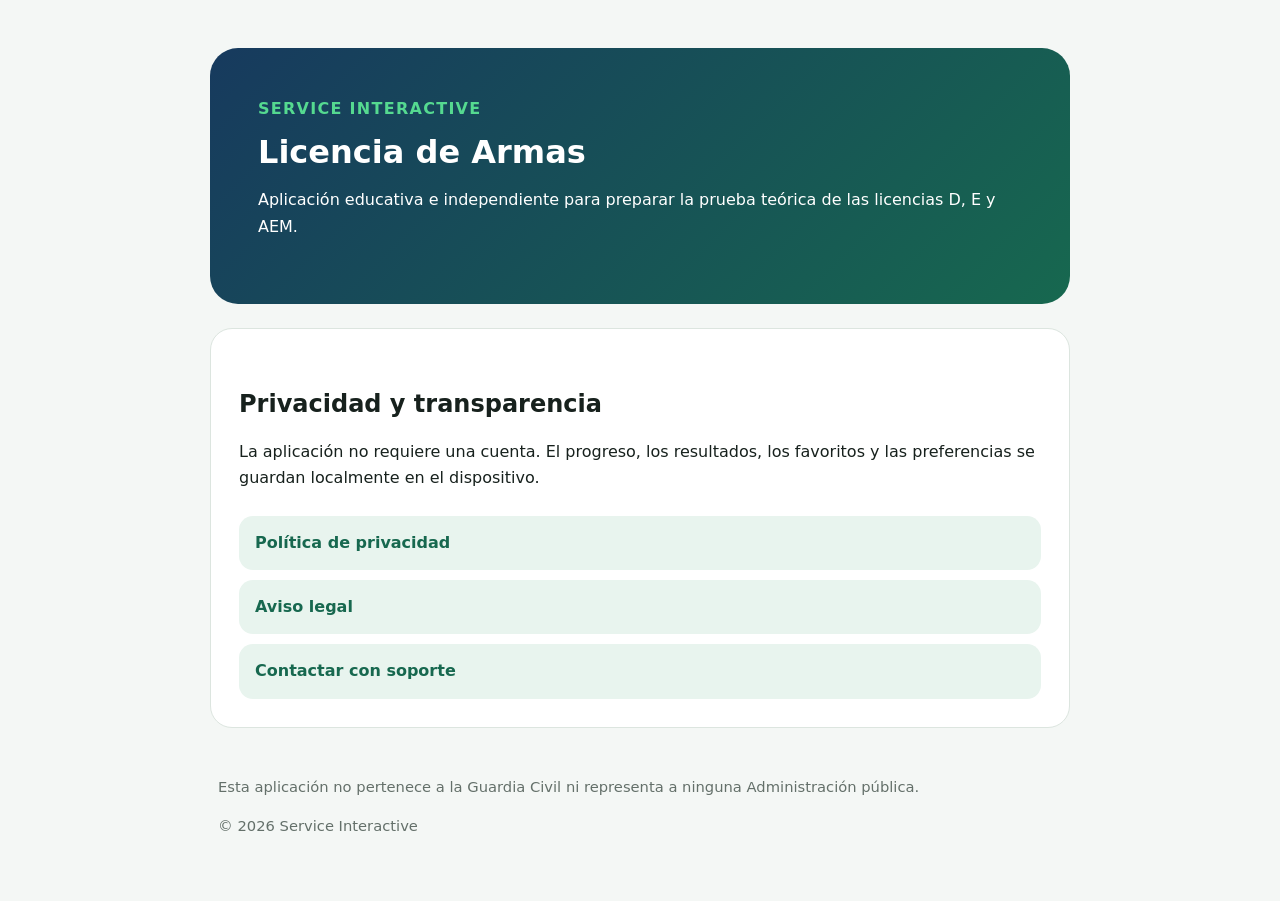
<file: index.html>
<!doctype html>
<html lang="es">
<head>
  <meta charset="utf-8">
  <meta name="viewport" content="width=device-width, initial-scale=1">
  <title>Licencia de Armas | Service Interactive</title>
  <meta name="description"
        content="Información legal, privacidad y soporte de Licencia de Armas.">
  <link rel="stylesheet" href="styles.css">
</head>
<body>
  <main class="container">
    <header class="hero">
      <div class="brand">Service Interactive</div>
      <h1>Licencia de Armas</h1>
      <p>
        Aplicación educativa e independiente para preparar la prueba
        teórica de las licencias D, E y AEM.
      </p>
    </header>

    <section class="card">
      <h2>Privacidad y transparencia</h2>
      <p>
        La aplicación no requiere una cuenta. El progreso, los resultados,
        los favoritos y las preferencias se guardan localmente en el
        dispositivo.
      </p>

      <nav class="links">
        <a href="privacy.html">Política de privacidad</a>
        <a href="legal.html">Aviso legal</a>
        <a href="mailto:service-interactive@outlook.es">Contactar con soporte</a>
      </nav>
    </section>

    <footer>
      <p>
        Esta aplicación no pertenece a la Guardia Civil ni representa
        a ninguna Administración pública.
      </p>
      <p>© 2026 Service Interactive</p>
    </footer>
  </main>
</body>
</html>
</file>
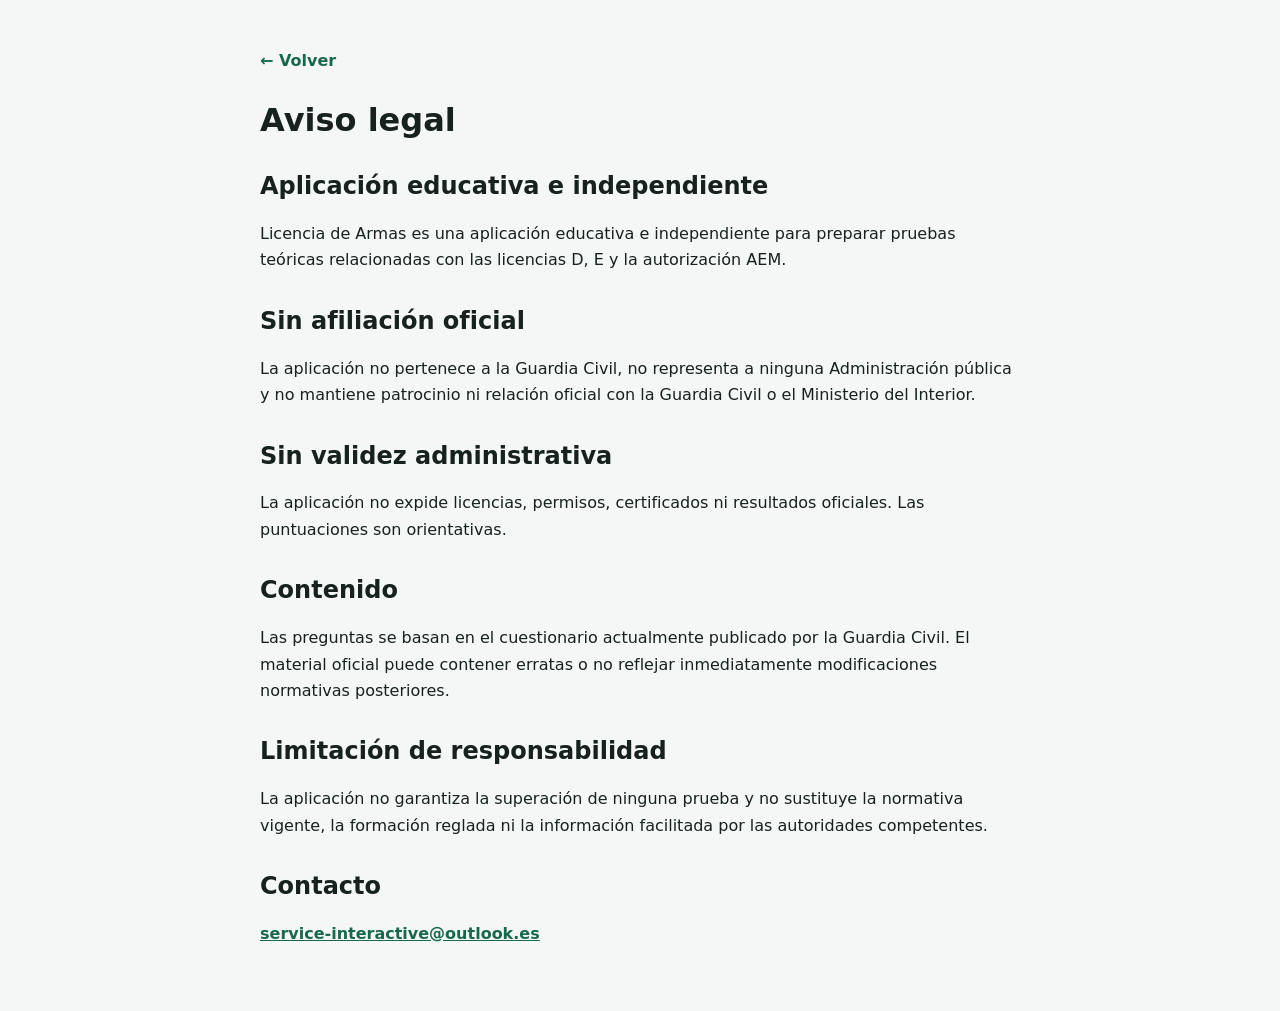
<file: legal.html>
<!doctype html>
<html lang="es">
<head>
  <meta charset="utf-8">
  <meta name="viewport" content="width=device-width, initial-scale=1">
  <title>Aviso legal | Licencia de Armas</title>
  <link rel="stylesheet" href="styles.css">
</head>
<body>
  <main class="container document">
    <a class="back" href="index.html">← Volver</a>

    <h1>Aviso legal</h1>

    <h2>Aplicación educativa e independiente</h2>
    <p>
      Licencia de Armas es una aplicación educativa e independiente
      para preparar pruebas teóricas relacionadas con las licencias D,
      E y la autorización AEM.
    </p>

    <h2>Sin afiliación oficial</h2>
    <p>
      La aplicación no pertenece a la Guardia Civil, no representa a
      ninguna Administración pública y no mantiene patrocinio ni relación
      oficial con la Guardia Civil o el Ministerio del Interior.
    </p>

    <h2>Sin validez administrativa</h2>
    <p>
      La aplicación no expide licencias, permisos, certificados ni
      resultados oficiales. Las puntuaciones son orientativas.
    </p>

    <h2>Contenido</h2>
    <p>
      Las preguntas se basan en el cuestionario actualmente publicado
      por la Guardia Civil. El material oficial puede contener erratas
      o no reflejar inmediatamente modificaciones normativas posteriores.
    </p>

    <h2>Limitación de responsabilidad</h2>
    <p>
      La aplicación no garantiza la superación de ninguna prueba y no
      sustituye la normativa vigente, la formación reglada ni la
      información facilitada por las autoridades competentes.
    </p>

    <h2>Contacto</h2>
    <p>
      <a href="mailto:service-interactive@outlook.es">
        service-interactive@outlook.es
      </a>
    </p>
  </main>
</body>
</html>
</file>
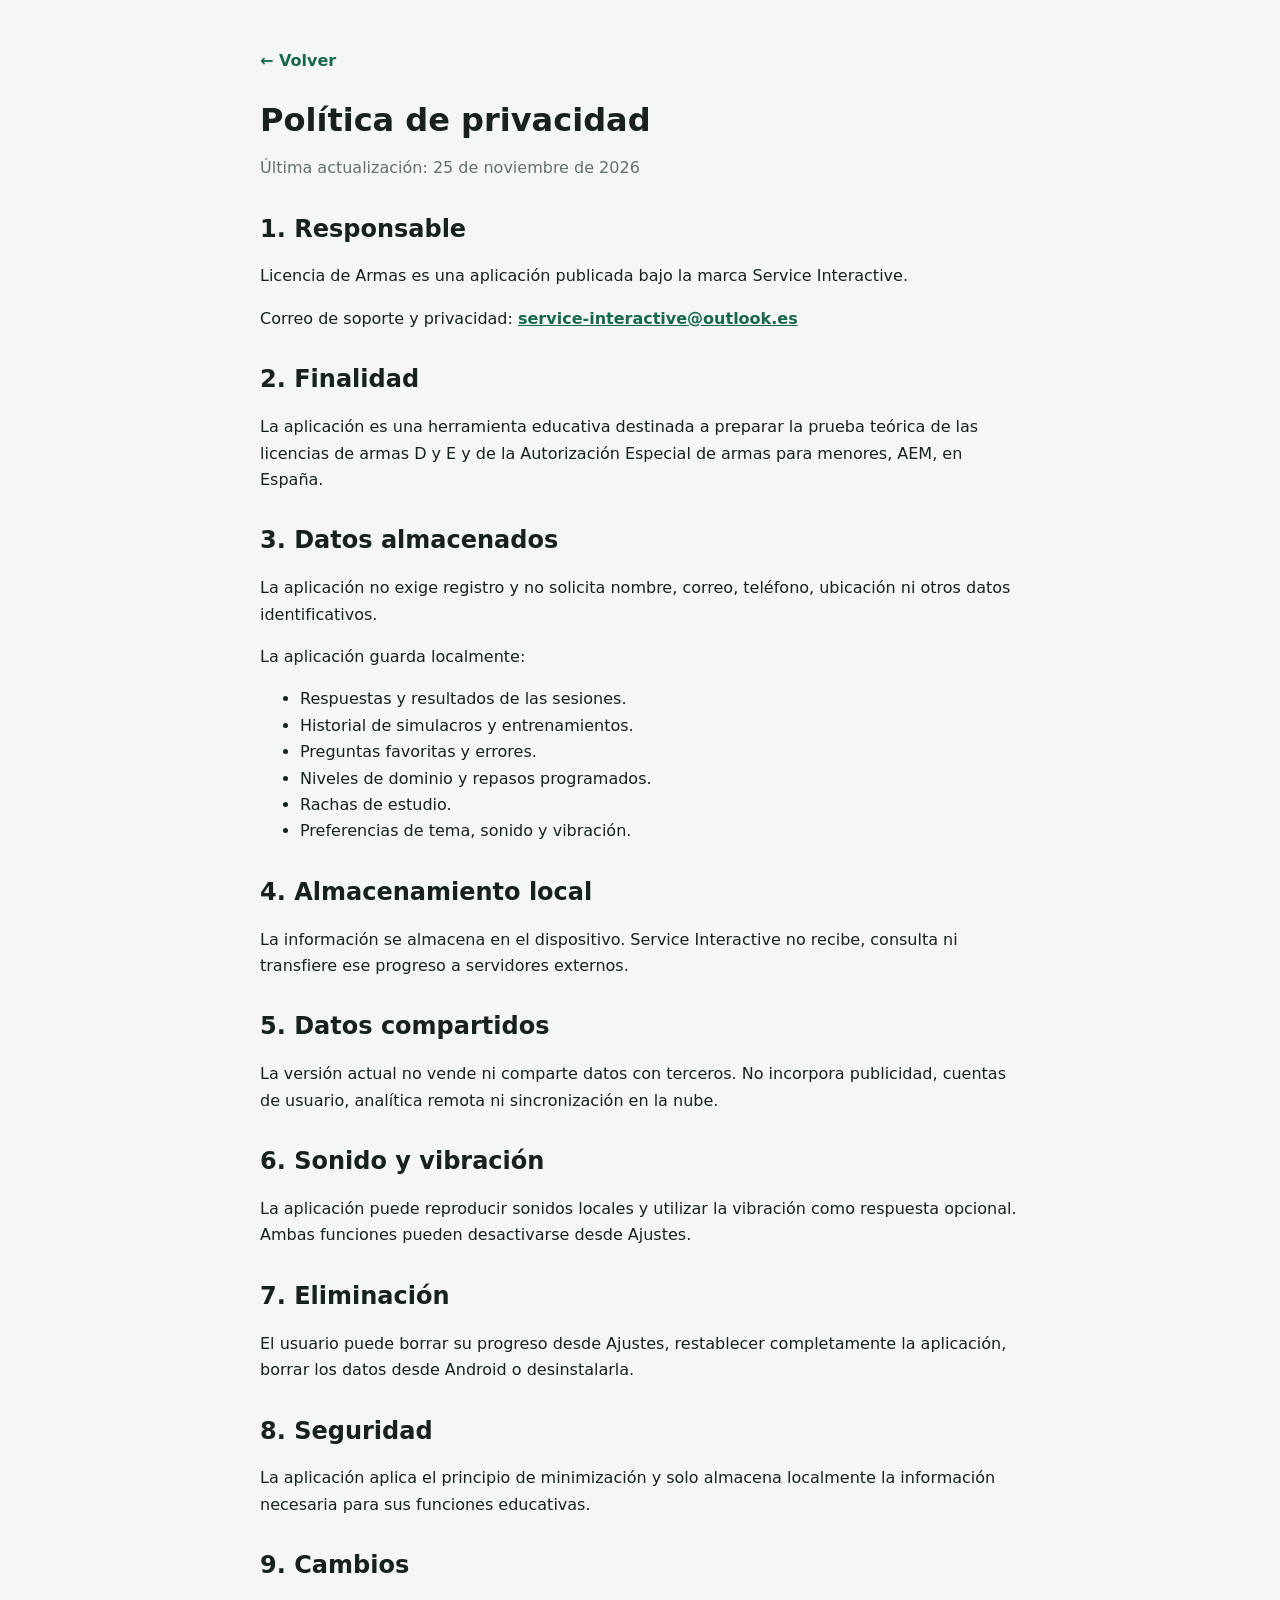
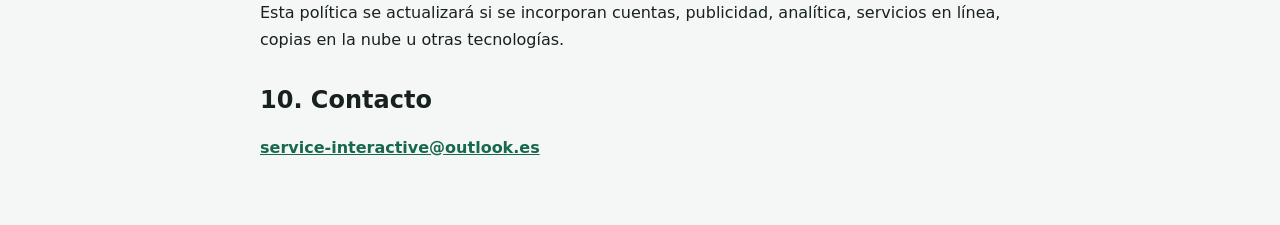
<file: privacy.html>
<!doctype html>
<html lang="es">
<head>
  <meta charset="utf-8">
  <meta name="viewport" content="width=device-width, initial-scale=1">
  <title>Política de privacidad | Licencia de Armas</title>
  <link rel="stylesheet" href="styles.css">
</head>
<body>
  <main class="container document">
    <a class="back" href="index.html">← Volver</a>

    <h1>Política de privacidad</h1>
    <p class="updated">Última actualización: 25 de noviembre de 2026</p>

    <h2>1. Responsable</h2>
    <p>
      Licencia de Armas es una aplicación publicada bajo la marca
      Service Interactive.
    </p>
    <p>
      Correo de soporte y privacidad:
      <a href="mailto:service-interactive@outlook.es">
        service-interactive@outlook.es
      </a>
    </p>

    <h2>2. Finalidad</h2>
    <p>
      La aplicación es una herramienta educativa destinada a preparar
      la prueba teórica de las licencias de armas D y E y de la
      Autorización Especial de armas para menores, AEM, en España.
    </p>

    <h2>3. Datos almacenados</h2>
    <p>
      La aplicación no exige registro y no solicita nombre, correo,
      teléfono, ubicación ni otros datos identificativos.
    </p>
    <p>La aplicación guarda localmente:</p>
    <ul>
      <li>Respuestas y resultados de las sesiones.</li>
      <li>Historial de simulacros y entrenamientos.</li>
      <li>Preguntas favoritas y errores.</li>
      <li>Niveles de dominio y repasos programados.</li>
      <li>Rachas de estudio.</li>
      <li>Preferencias de tema, sonido y vibración.</li>
    </ul>

    <h2>4. Almacenamiento local</h2>
    <p>
      La información se almacena en el dispositivo. Service Interactive
      no recibe, consulta ni transfiere ese progreso a servidores externos.
    </p>

    <h2>5. Datos compartidos</h2>
    <p>
      La versión actual no vende ni comparte datos con terceros. No
      incorpora publicidad, cuentas de usuario, analítica remota ni
      sincronización en la nube.
    </p>

    <h2>6. Sonido y vibración</h2>
    <p>
      La aplicación puede reproducir sonidos locales y utilizar la
      vibración como respuesta opcional. Ambas funciones pueden
      desactivarse desde Ajustes.
    </p>

    <h2>7. Eliminación</h2>
    <p>
      El usuario puede borrar su progreso desde Ajustes, restablecer
      completamente la aplicación, borrar los datos desde Android o
      desinstalarla.
    </p>

    <h2>8. Seguridad</h2>
    <p>
      La aplicación aplica el principio de minimización y solo almacena
      localmente la información necesaria para sus funciones educativas.
    </p>

    <h2>9. Cambios</h2>
    <p>
      Esta política se actualizará si se incorporan cuentas, publicidad,
      analítica, servicios en línea, copias en la nube u otras tecnologías.
    </p>

    <h2>10. Contacto</h2>
    <p>
      <a href="mailto:service-interactive@outlook.es">
        service-interactive@outlook.es
      </a>
    </p>
  </main>
</body>
</html>
</file>
<file: styles.css>
:root {
  --primary: #17684f;
  --primary-dark: #0e4938;
  --accent: #55d990;
  --navy: #173a5e;
  --background: #f4f7f5;
  --surface: #ffffff;
  --text: #17211d;
  --muted: #64706a;
  --border: #dce5df;
}

* {
  box-sizing: border-box;
}

body {
  margin: 0;
  background: var(--background);
  color: var(--text);
  font-family: Inter, system-ui, -apple-system, BlinkMacSystemFont,
               "Segoe UI", sans-serif;
  line-height: 1.65;
}

.container {
  width: min(860px, calc(100% - 32px));
  margin: 0 auto;
  padding: 48px 0;
}

.hero {
  padding: 48px;
  color: white;
  background: linear-gradient(135deg, var(--navy), var(--primary));
  border-radius: 28px;
}

.brand {
  margin-bottom: 12px;
  color: var(--accent);
  font-weight: 800;
  letter-spacing: 0.08em;
  text-transform: uppercase;
}

h1 {
  margin: 0 0 16px;
  line-height: 1.15;
}

h2 {
  margin-top: 32px;
  line-height: 1.25;
}

.card {
  margin-top: 24px;
  padding: 28px;
  background: var(--surface);
  border: 1px solid var(--border);
  border-radius: 22px;
}

.links {
  display: grid;
  gap: 10px;
  margin-top: 24px;
}

a {
  color: var(--primary);
  font-weight: 700;
}

.links a {
  padding: 14px 16px;
  background: #e8f4ee;
  border-radius: 14px;
  text-decoration: none;
}

.document {
  max-width: 760px;
}

.updated {
  color: var(--muted);
}

.back {
  display: inline-block;
  margin-bottom: 28px;
  text-decoration: none;
}

footer {
  padding: 32px 8px 0;
  color: var(--muted);
  font-size: 0.92rem;
}

@media (max-width: 600px) {
  .container {
    padding: 20px 0 36px;
  }

  .hero {
    padding: 28px 22px;
    border-radius: 22px;
  }

  .card {
    padding: 22px;
  }
}
</file>
